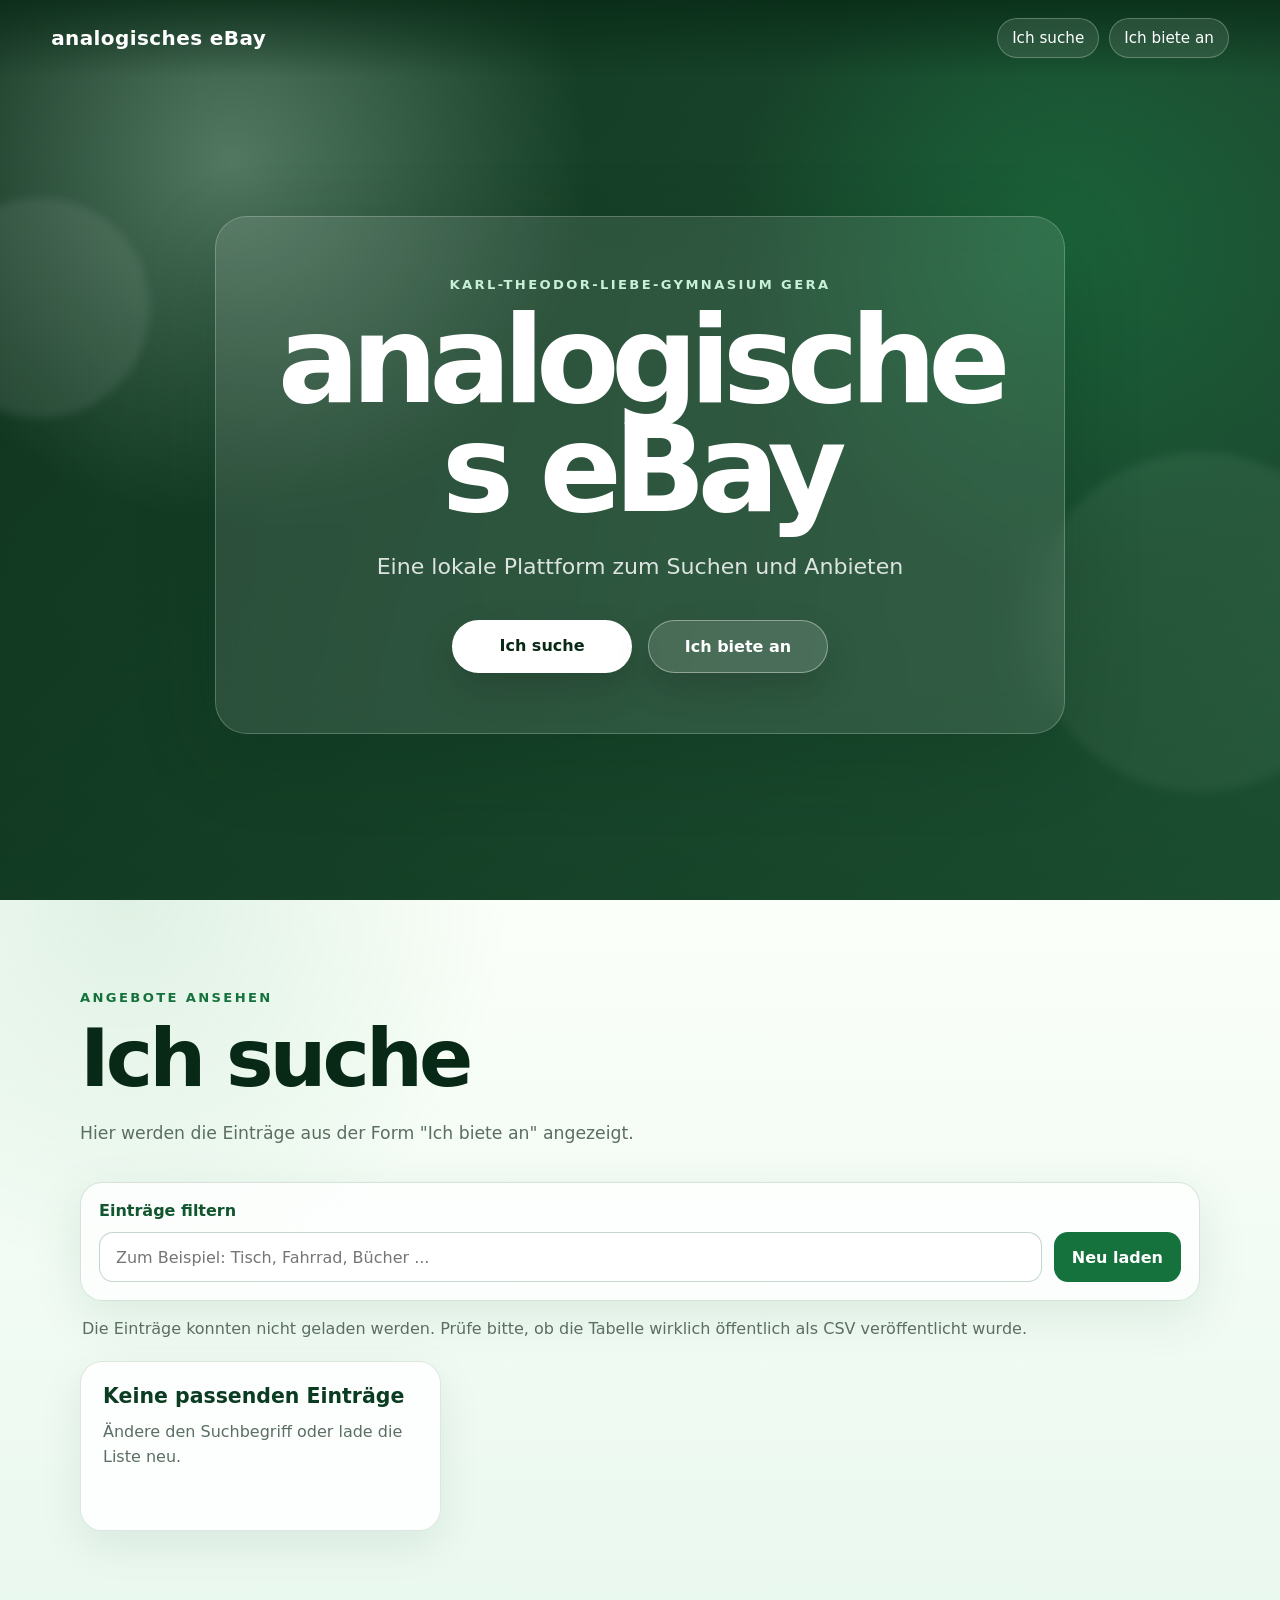
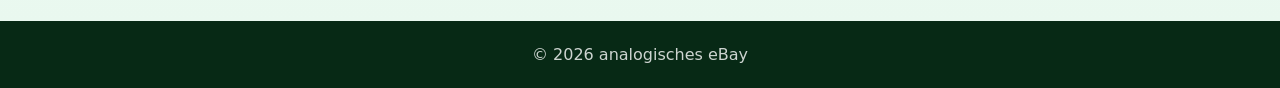
<file: index.html>
<!doctype html>
<html lang="de">
<head>
  <meta charset="utf-8" />
  <meta name="viewport" content="width=device-width, initial-scale=1" />
  <meta name="description" content="analogisches eBay — suchen und anbieten in einer einfachen, grünen Plattform." />
  <meta name="referrer" content="strict-origin-when-cross-origin" />

  <!--
    Wichtig:
    Die frühere strenge Content-Security-Policy wurde entfernt,
    weil sie Google-Sheets-CSV-Weiterleitungen blockieren konnte.
  -->

  <title>analogisches eBay</title>
  <link rel="stylesheet" href="styles.css" />
  <script src="app.js" defer></script>
</head>
<body>
  <header class="site-header" aria-label="Website-Kopfbereich">
    <a class="logo" href="#start" aria-label="Zur Startseite">analogisches eBay</a>
    <nav class="top-nav" aria-label="Hauptnavigation">
      <a href="#suche">Ich suche</a>
      <a href="https://docs.google.com/forms/d/e/1FAIpQLScCXSDOuNkuCPmOblJn53H68pp9r3Hfbiu7pRIdzL0jLun5Rg/viewform?usp=dialog" target="_blank" rel="noopener noreferrer">Ich biete an</a>
    </nav>
  </header>

  <main>
    <section id="start" class="hero" aria-labelledby="hero-title">
      <div class="hero-overlay"></div>
      <div class="hero-content">
        <p class="eyebrow">Karl-Theodor-Liebe-Gymnasium Gera</p>
        <h1 id="hero-title">analogisches eBay</h1>
        <p class="subtitle">Eine lokale Plattform zum Suchen und Anbieten</p>

        <div class="hero-actions" aria-label="Startaktionen">
          <a class="button button-primary" href="#suche">Ich suche</a>
          <a class="button button-secondary" href="https://docs.google.com/forms/d/e/1FAIpQLScCXSDOuNkuCPmOblJn53H68pp9r3Hfbiu7pRIdzL0jLun5Rg/viewform?usp=dialog" target="_blank" rel="noopener noreferrer">Ich biete an</a>
        </div>
      </div>
    </section>

    <section id="suche" class="search-section" aria-labelledby="search-title">
      <div class="section-inner">
        <p class="eyebrow dark">Angebote ansehen</p>
        <h2 id="search-title">Ich suche</h2>
        <p class="section-text">
          Hier werden die Einträge aus der Form "Ich biete an" angezeigt.
        </p>

        <div class="toolbar" aria-label="Suchbereich">
          <label class="search-label" for="searchInput">Einträge filtern</label>
          <input id="searchInput" class="search-input" type="search" placeholder="Zum Beispiel: Tisch, Fahrrad, Bücher ..." autocomplete="off" />
          <button id="reloadButton" class="small-button" type="button">Neu laden</button>
        </div>

        <p id="statusMessage" class="status-message" role="status" aria-live="polite"></p>

        <div id="offersGrid" class="offers-grid" aria-live="polite">
          <article class="offer-card placeholder-card">
            <h3>Einträge werden geladen ...</h3>
            <p>Wenn hier nichts erscheint, prüfen Sie bitte die Internetverbindung.</p>
          </article>
        </div>
      </div>
    </section>
  </main>

  <footer class="site-footer">
    <p>© <span id="currentYear"></span> analogisches eBay</p>
  </footer>
</body>
</html>
</file>
<file: styles.css>
:root {
  --green-950: #072915;
  --green-900: #0b3b21;
  --green-800: #11562f;
  --green-700: #16723d;
  --green-600: #1f8f4f;
  --green-200: #c8f0d8;
  --green-100: #e9f8ef;
  --cream: #fbfff9;
  --white: #ffffff;
  --ink: #102217;
  --muted: #5b6e62;
  --shadow: 0 24px 80px rgba(7, 41, 21, 0.2);
  --radius-xl: 32px;
  --radius-lg: 22px;
  --radius-md: 14px;
  --max-width: 1120px;
}

* { box-sizing: border-box; }

html { scroll-behavior: smooth; }

body {
  margin: 0;
  min-height: 100vh;
  color: var(--ink);
  background: var(--cream);
  font-family: Inter, ui-sans-serif, system-ui, -apple-system, BlinkMacSystemFont, "Segoe UI", sans-serif;
}

a { color: inherit; }

.site-header {
  position: fixed;
  top: 0;
  left: 0;
  z-index: 20;
  width: 100%;
  display: flex;
  justify-content: space-between;
  align-items: center;
  gap: 18px;
  padding: 18px clamp(18px, 4vw, 54px);
  color: var(--white);
  background: linear-gradient(180deg, rgba(7, 41, 21, 0.76), rgba(7, 41, 21, 0));
}

.logo {
  font-size: clamp(1rem, 2vw, 1.25rem);
  font-weight: 800;
  letter-spacing: 0.02em;
  text-decoration: none;
}

.top-nav { display: flex; gap: 10px; align-items: center; }

.top-nav a {
  padding: 10px 14px;
  border: 1px solid rgba(255, 255, 255, 0.25);
  border-radius: 999px;
  background: rgba(255, 255, 255, 0.1);
  text-decoration: none;
  font-size: 0.95rem;
  backdrop-filter: blur(10px);
}

.top-nav a:hover,
.top-nav a:focus-visible,
.button:hover,
.button:focus-visible,
.small-button:hover,
.small-button:focus-visible {
  transform: translateY(-1px);
  outline: none;
}

.hero {
  position: relative;
  min-height: 100vh;
  display: grid;
  place-items: center;
  padding: 120px 20px 70px;
  overflow: hidden;
  color: var(--white);
  background:
    radial-gradient(circle at 18% 18%, rgba(200, 240, 216, 0.42), transparent 28%),
    radial-gradient(circle at 82% 28%, rgba(31, 143, 79, 0.5), transparent 26%),
    linear-gradient(135deg, rgba(7, 41, 21, 0.96), rgba(17, 86, 47, 0.9));
}

.hero::before,
.hero::after {
  content: "";
  position: absolute;
  border-radius: 999px;
  filter: blur(4px);
  opacity: 0.65;
}

.hero::before {
  width: 340px;
  height: 340px;
  right: -90px;
  bottom: 12%;
  background: rgba(200, 240, 216, 0.16);
}

.hero::after {
  width: 220px;
  height: 220px;
  left: -70px;
  top: 22%;
  background: rgba(255, 255, 255, 0.12);
}

.hero-overlay {
  position: absolute;
  inset: 0;
  background: linear-gradient(180deg, rgba(7, 41, 21, 0.1), rgba(7, 41, 21, 0.42));
}

.hero-content {
  position: relative;
  z-index: 2;
  width: min(100%, 850px);
  padding: clamp(28px, 5vw, 60px);
  border: 1px solid rgba(255, 255, 255, 0.22);
  border-radius: var(--radius-xl);
  background: rgba(255, 255, 255, 0.1);
  box-shadow: var(--shadow);
  text-align: center;
  backdrop-filter: blur(18px);
}

.eyebrow {
  margin: 0 0 14px;
  color: var(--green-200);
  font-size: 0.82rem;
  font-weight: 800;
  letter-spacing: 0.18em;
  text-transform: uppercase;
}

.eyebrow.dark { color: var(--green-700); }

h1, h2, h3, p { overflow-wrap: anywhere; }

h1 {
  margin: 0;
  font-size: clamp(3rem, 11vw, 7.6rem);
  line-height: 0.9;
  letter-spacing: -0.07em;
}

.subtitle {
  width: min(100%, 670px);
  margin: 24px auto 0;
  color: rgba(255, 255, 255, 0.84);
  font-size: clamp(1.08rem, 2.5vw, 1.38rem);
  line-height: 1.6;
}

.hero-actions {
  display: flex;
  justify-content: center;
  gap: 16px;
  flex-wrap: wrap;
  margin-top: 36px;
}

.button, .small-button {
  cursor: pointer;
  transition: transform 160ms ease, box-shadow 160ms ease, background 160ms ease;
}

.button {
  min-width: 180px;
  padding: 16px 24px;
  border-radius: 999px;
  font-weight: 800;
  text-decoration: none;
  box-shadow: 0 16px 36px rgba(0, 0, 0, 0.16);
}

.button-primary { color: var(--green-950); background: var(--white); }

.button-secondary {
  color: var(--white);
  border: 1px solid rgba(255, 255, 255, 0.38);
  background: rgba(255, 255, 255, 0.13);
}

.search-section {
  padding: 90px 20px;
  background:
    radial-gradient(circle at 10% 0%, rgba(31, 143, 79, 0.12), transparent 28%),
    linear-gradient(180deg, var(--cream), var(--green-100));
}

.section-inner { width: min(100%, var(--max-width)); margin: 0 auto; }

.search-section h2 {
  margin: 0;
  color: var(--green-950);
  font-size: clamp(2.3rem, 7vw, 5rem);
  line-height: 1;
  letter-spacing: -0.05em;
}

.section-text {
  max-width: 720px;
  margin: 20px 0 0;
  color: var(--muted);
  font-size: 1.08rem;
  line-height: 1.7;
}

.toolbar {
  display: grid;
  grid-template-columns: 1fr auto;
  gap: 12px;
  align-items: end;
  margin-top: 34px;
  padding: 18px;
  border: 1px solid rgba(17, 86, 47, 0.16);
  border-radius: var(--radius-lg);
  background: rgba(255, 255, 255, 0.76);
  box-shadow: 0 14px 50px rgba(17, 86, 47, 0.1);
}

.search-label {
  grid-column: 1 / -1;
  color: var(--green-800);
  font-weight: 800;
}

.search-input {
  width: 100%;
  min-height: 50px;
  padding: 0 16px;
  border: 1px solid rgba(17, 86, 47, 0.24);
  border-radius: var(--radius-md);
  color: var(--ink);
  background: var(--white);
  font: inherit;
}

.search-input:focus {
  border-color: var(--green-600);
  outline: 4px solid rgba(31, 143, 79, 0.14);
}

.small-button {
  min-height: 50px;
  padding: 0 18px;
  border: 0;
  border-radius: var(--radius-md);
  color: var(--white);
  background: var(--green-700);
  font: inherit;
  font-weight: 800;
}

.status-message {
  min-height: 24px;
  margin: 18px 2px;
  color: var(--muted);
}

.offers-grid {
  display: grid;
  grid-template-columns: repeat(3, minmax(0, 1fr));
  gap: 18px;
  margin-top: 14px;
}

.offer-card {
  min-height: 170px;
  padding: 22px;
  border: 1px solid rgba(17, 86, 47, 0.14);
  border-radius: var(--radius-lg);
  background: rgba(255, 255, 255, 0.88);
  box-shadow: 0 14px 45px rgba(7, 41, 21, 0.08);
}

.offer-card h3 {
  margin: 0 0 12px;
  color: var(--green-900);
  font-size: 1.28rem;
}

.offer-card p {
  margin: 8px 0;
  color: var(--muted);
  line-height: 1.55;
}


.offer-user {
  display: inline-flex;
  margin: 0 0 12px;
  padding: 6px 10px;
  border-radius: 999px;
  color: var(--green-900);
  background: rgba(200, 240, 216, 0.7);
  font-size: 0.9rem;
  font-weight: 800;
}

.offer-highlight {
  margin-top: 14px !important;
  padding: 12px 14px;
  border: 1px solid rgba(31, 143, 79, 0.18);
  border-radius: var(--radius-md);
  color: var(--green-950) !important;
  background: rgba(233, 248, 239, 0.9);
  font-weight: 800;
}

.offer-meta {
  display: inline-flex;
  margin-top: 12px;
  padding: 6px 10px;
  border-radius: 999px;
  color: var(--green-800);
  background: var(--green-100);
  font-size: 0.88rem;
  font-weight: 800;
}

.site-footer {
  padding: 24px 20px;
  color: rgba(255, 255, 255, 0.8);
  background: var(--green-950);
  text-align: center;
}

.site-footer p { margin: 0; }

code {
  padding: 2px 5px;
  border-radius: 6px;
  background: rgba(17, 86, 47, 0.1);
}

@media (max-width: 820px) {
  .site-header { align-items: flex-start; }
  .top-nav { flex-wrap: wrap; justify-content: flex-end; }
  .offers-grid { grid-template-columns: repeat(2, minmax(0, 1fr)); }
}

@media (max-width: 620px) {
  .site-header { position: absolute; flex-direction: column; }
  .top-nav { justify-content: flex-start; }
  .hero { padding-top: 170px; }
  .hero-actions, .button { width: 100%; }
  .toolbar, .offers-grid { grid-template-columns: 1fr; }
  .small-button { width: 100%; }
}

@media (prefers-reduced-motion: reduce) {
  html { scroll-behavior: auto; }
  *, *::before, *::after {
    transition-duration: 0.01ms !important;
    animation-duration: 0.01ms !important;
    animation-iteration-count: 1 !important;
  }
}
</file>
